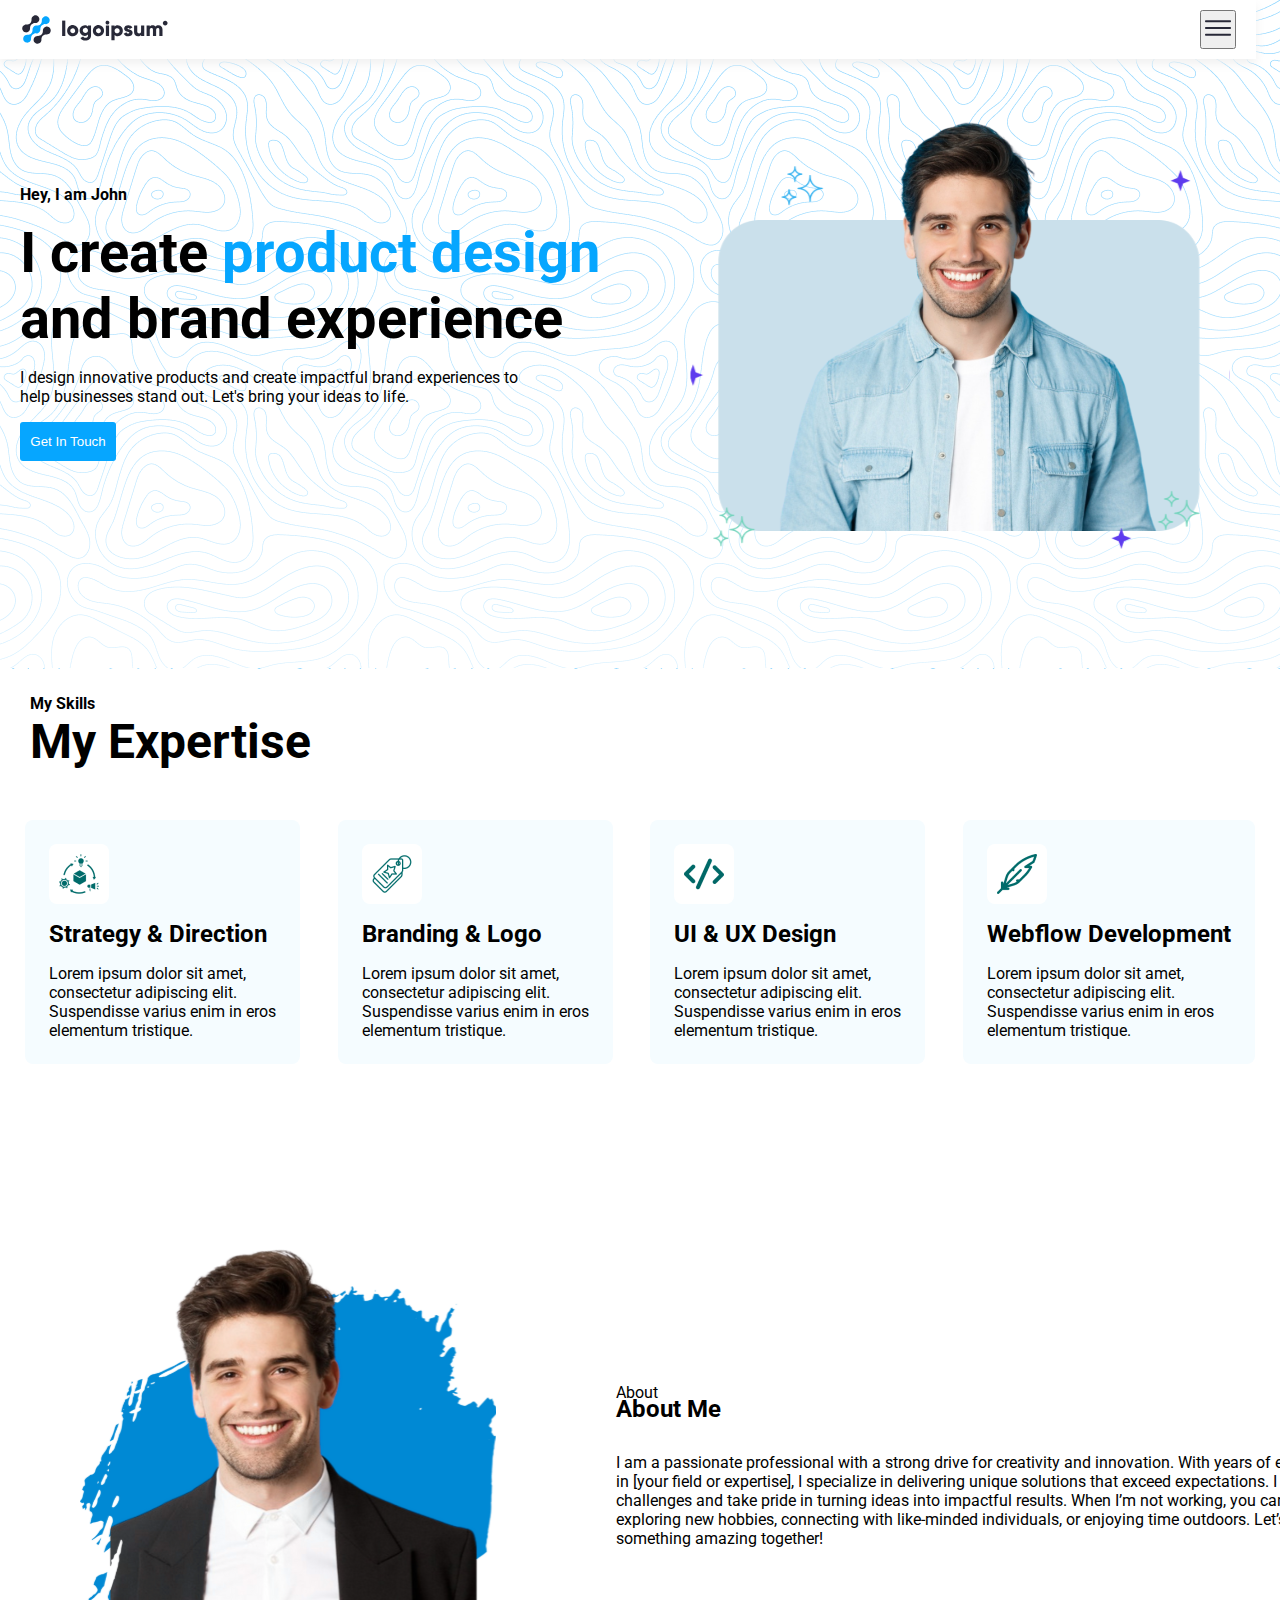
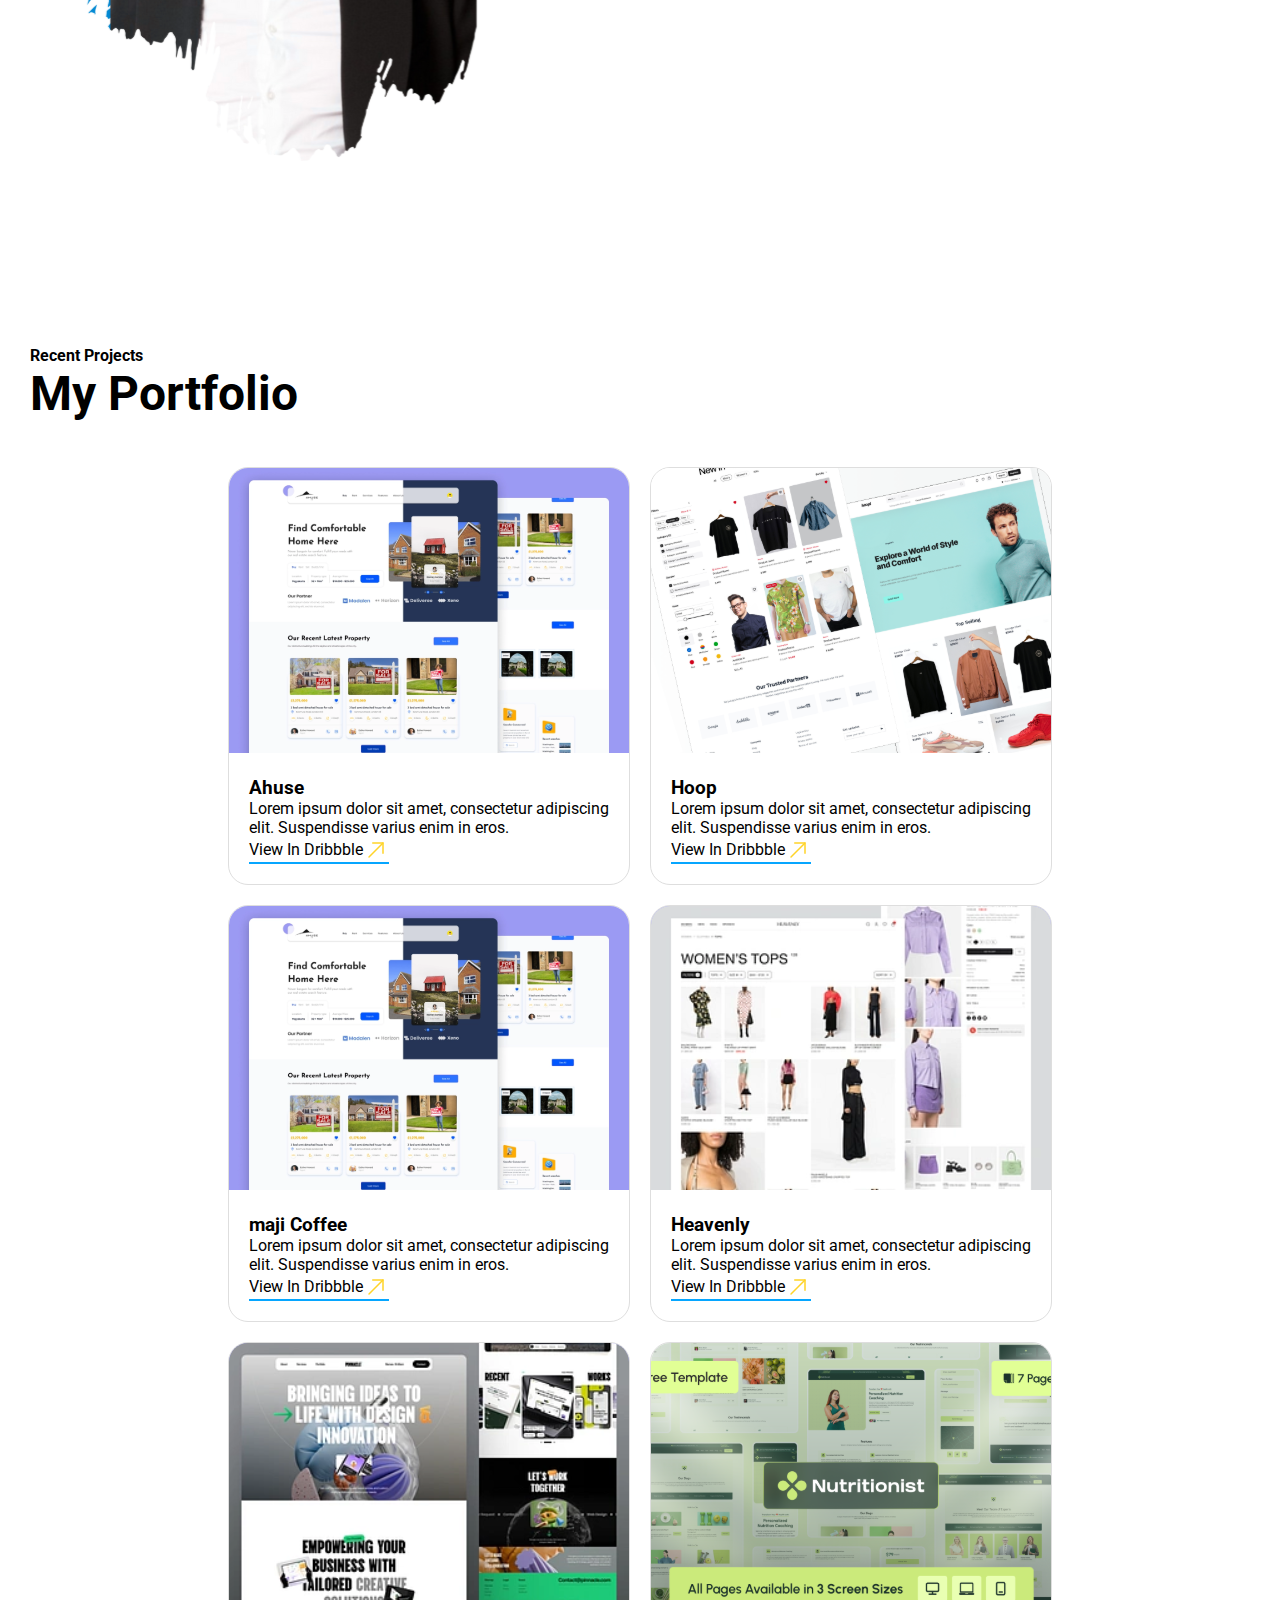
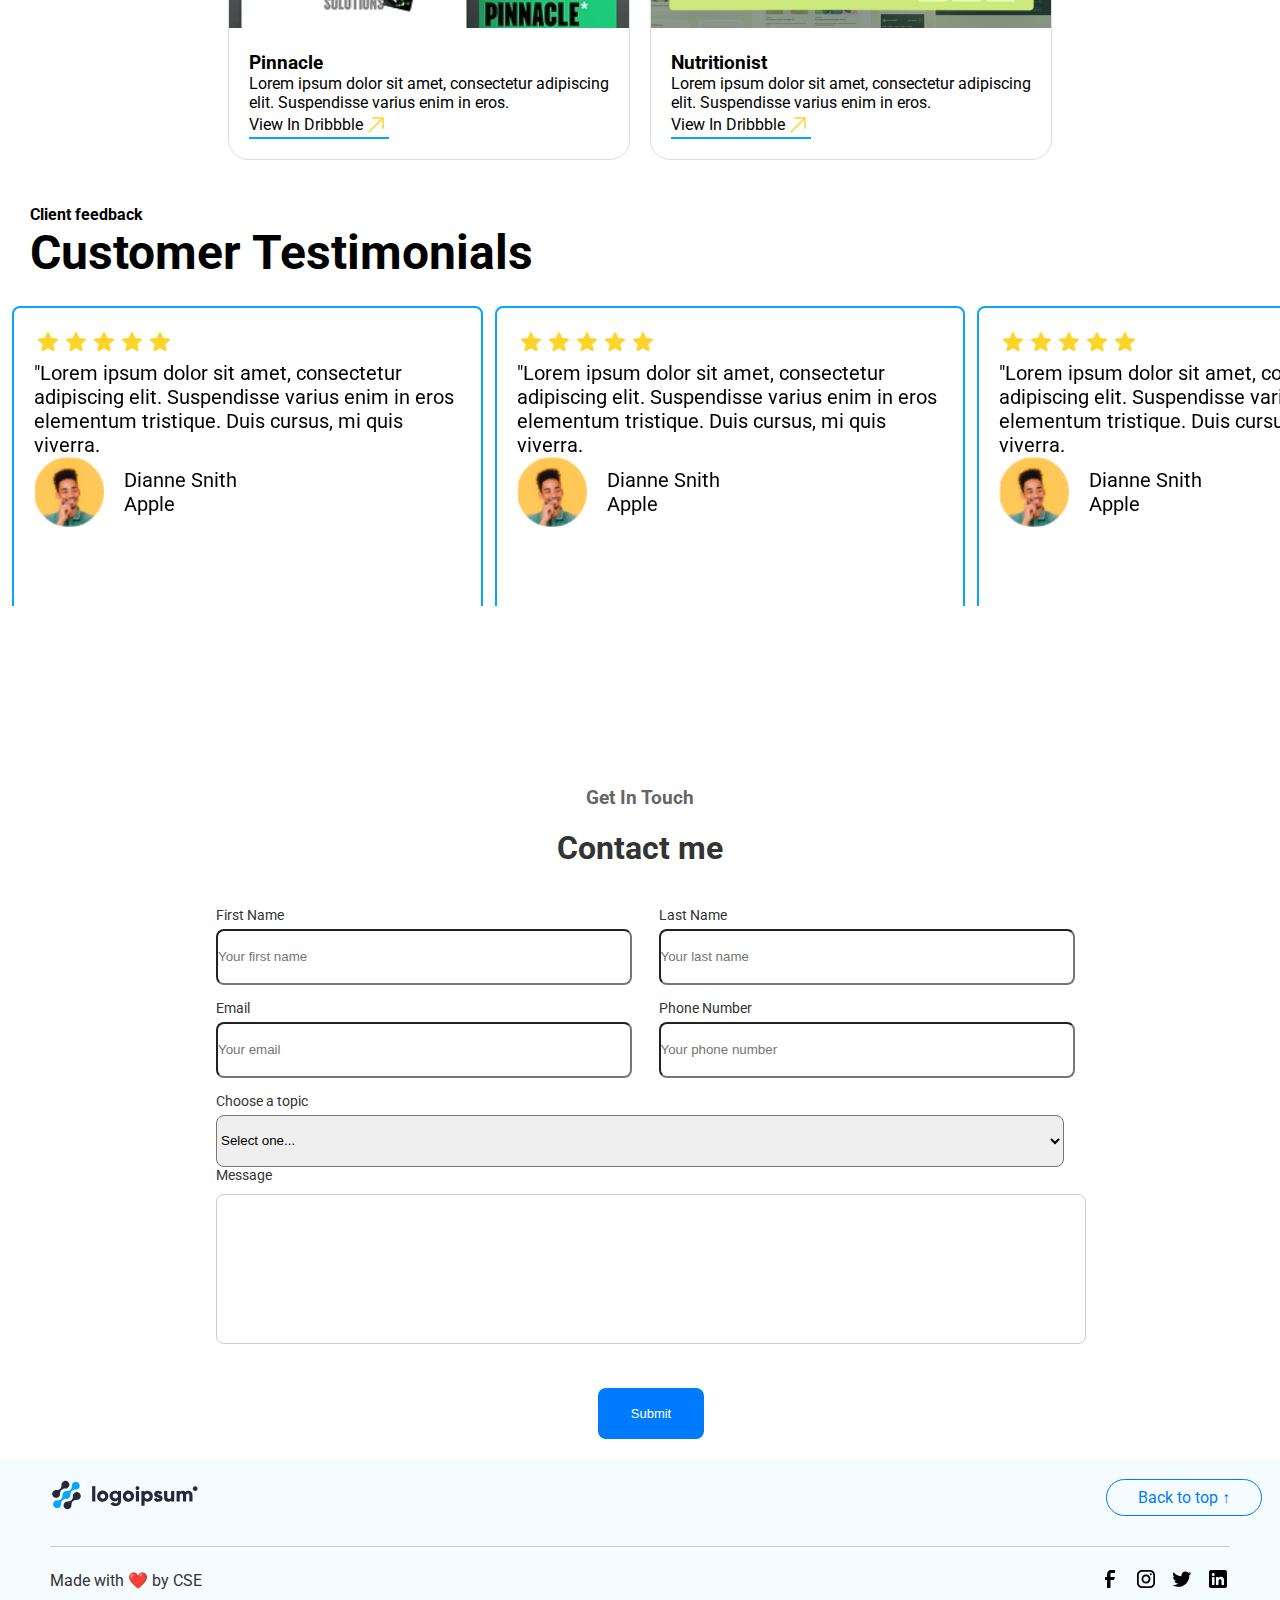
<file: index.html>
<!DOCTYPE html>
<html lang="en">
<head>
    <link rel="stylesheet" href="stylesheet1.css">
    <link rel="stylesheet" href="stylesheet2.css
    ">
    <link rel="preconnect" href="https://fonts.googleapis.com">
    <link rel="preconnect" href="https://fonts.gstatic.com" crossorigin>
    <link href="https://fonts.googleapis.com/css2?family=Roboto:ital,wght@0,100;0,300;0,400;0,500;0,700;0,900;1,100;1,300;1,400;1,500;1,700;1,900&display=swap" rel="stylesheet">
    <meta charset="UTF-8">
    <link rel="stylesheet" href="https://unpkg.com/swiper/swiper-bundle.min.css">
    <meta name="viewport" content="width=device-width, initial-scale=1.0">
    <title>DevSprint</title>
</head>
<body>
  <body>


    <nav id="navb" style="position: fixed; width: 95vw ; display: flex; justify-content: space-between; background-color: white; z-index: 1000000;">
      <img src="Assets/Logu.svg" alt="the logo">
      <button id="menubut"><img id="dismenu" src="Assets/meno.svg" alt="menu"></button>
  </nav>
<div id="menu" style="position: fixed;">
  <p class="heading">heading</p>

 <ul class="menuELE">
    <li class="buttonhover"><a href="#principal">Home</a></li>
    <li class="buttonhover"><a href="#secondsection">My Skills</a></li>
    <li class="buttonhover"><a href="#about">About Me</a></li>
    <li class="buttonhover"><a href="#MyPortfolio">My Projects</a></li>
    <li class="buttonhover"><a href="#testimonials">Testimonials</a></li>
    <li class="buttonhover"><a href="#contact">Contact</a></li>
  </ul> 

</div>
  


    
    <section id="principal"> 
     <div class="texthero">
        <h3 id="title1" > Hey, I am John</h3>
        <h1 id="title2">I create<span > product design</span> <br> and brand experience</h1>
        <p style="font-family: Roboto; font-size: 16px;"> I design innovative products and create impactful brand experiences to <br>
            help businesses stand out. Let's bring your ideas to life.
        </p>
        <button id="but1">Get In Touch </button>
     </div>
     <img class="image" src="Assets/heroo.svg" alt=" image of a man">

    </section>
    <section id ="secondsection">
        <div>
                 <section id="myskills">
                    <h3 style="font-family: Roboto;font-size: 16px;"> My Skills</h3>
                    <h1 style="font-family: Roboto;font-size: 48px;">My Expertise</h1>
                 </section>
                <section id="coloms">
                <div class="colomcouler">  
                    <img class="logoimage" src="Assets/productchain1.png" alt="image">
                    <h3 class="title"> Strategy & Direction   </h3>
                    <p class="paragraph">
                        Lorem ipsum dolor sit amet,<br>consectetur adipiscing elit. <br>
                        Suspendisse varius enim in eros <br>elementum tristique.
                    </p>

                </div>
                <div class="colomcouler"> 
                    <img class="logoimage" src="Assets/tag.png" alt="image">
                    <h3 class="title"> Branding & Logo  </h3>
                    <p class="paragraph">
                        Lorem ipsum dolor sit amet,<br>consectetur adipiscing elit.  <br>
                        Suspendisse varius enim in eros <br>elementum tristique.
                    </p>

               </div>
                <div class="colomcouler"> 
                    <img class="logoimage" src="Assets/featherpen1.png" alt="image">
                    <h3 class="title"> UI & UX Design  </h3>
                    <p class="paragraph">
                        Lorem ipsum dolor sit amet, <br>consectetur adipiscing elit.  <br>
                        Suspendisse varius enim in eros <br>elementum tristique.
                    </p>
                </div>
                <div class="colomcouler">  
                    <img class="logoimage" src="Assets/featherpen2.png" alt="image">
                    <h3 class="title"> Webflow Development  </h3>
                    <p class="paragraph">
                        Lorem ipsum dolor sit amet, <br>consectetur adipiscing elit.  <br>
                        Suspendisse varius enim in eros <br>elementum tristique.
                    </p>  
                </div>


                </section>
        </div>


    </section>


    </section>
    


 <section id="about">
        <img class="Gimage" src="Assets/about image.svg" alt="image">
        <div class="aboutme">
          
             <p class="par2">About</p>
           <h2 class="Titles">About Me</h2>
         
          
           <p class="par1" >I am a passionate professional with a strong drive for creativity and innovation. With years of experience in [your field or expertise], I specialize in delivering unique solutions that exceed expectations. I thrive on challenges and take pride in turning ideas into impactful results. When I’m not working, you can find me exploring new hobbies, connecting with like-minded individuals, or enjoying time outdoors. Let’s create something amazing together!
           </p> 
        </div>
 </section>
 <section id="MyPortfolio">
  <section id="myskills">
    <h3 style="font-family: Roboto;font-size: 16px;"> Recent Projects</h3>
    <h1 style="font-family: Roboto;font-size: 48px;">My Portfolio</h1>
 </section>
 </section>
     <div class="cards-container">
      <div class="card"> 
        <img src="Assets/Image.svg" alt="Ahuse" class="card-image">
        <div class="card-content">
          <h3 class="card-title">Ahuse</h3> <p class="card-description"> 
          Lorem ipsum dolor sit amet, consectetur adipiscing elit. Suspendisse varius enim in eros. 
          </p>
          <div id="viewin" href="#" class="card-link">
            <p> View In Dribbble </p>
            <img  src="Assets/arrow-up-right.svg" class="arrow" alt="image">
        </div>
      </div>
    </div>
      <div class="card"> 
        <img src="Assets/Image-1.svg" alt="Hoop" class="card-image">
        <div class="card-content">
          <h3 class="card-title">Hoop</h3> <p class="card-description"> 
          Lorem ipsum dolor sit amet, consectetur adipiscing elit. Suspendisse varius enim in eros. 
          </p>
          <div id="viewin" href="#" class="card-link">
            <p> View In Dribbble </p>
            <img  src="Assets/arrow-up-right.svg" class="arrow" alt="image">
        </div>
      </div>
    </div>
      <div class="card"> 
        <img src="Assets/Image.svg" alt="Imaji Coffee" class="card-image">
        <div class="card-content">
          <h3 class="card-title">maji Coffee</h3> <p class="card-description"> 
          Lorem ipsum dolor sit amet, consectetur adipiscing elit. Suspendisse varius enim in eros. 
          </p>
          <div id="viewin" href="#" class="card-link">
            <p> View In Dribbble </p>
            <img  src="Assets/arrow-up-right.svg" class="arrow" alt="image">
        </div>
      </div>
    </div>
      <div class="card"> 
        <img src="Assets/Image-4.svg" alt="Heavenly" class="card-image">
        <div class="card-content">
          <h3 class="card-title">Heavenly</h3> <p class="card-description"> 
          Lorem ipsum dolor sit amet, consectetur adipiscing elit. Suspendisse varius enim in eros. 
          </p>
          <div id="viewin" href="#" class="card-link">
            <p> View In Dribbble </p>
            <img  src="Assets/arrow-up-right.svg" class="arrow" alt="image">
        </div>
      </div>
    </div>
      <div class="card"> 
        <img src="Assets/Image-3.svg" alt="Pinnacle" class="card-image">
        <div class="card-content">
          <h3 class="card-title">Pinnacle</h3> <p class="card-description"> 
          Lorem ipsum dolor sit amet, consectetur adipiscing elit. Suspendisse varius enim in eros. 
          </p>
          <div id="viewin" href="#" class="card-link">
            <p> View In Dribbble </p>
            <img  src="Assets/arrow-up-right.svg" class="arrow" alt="image">
        </div>
      </div>
    </div>
      <div class="card"> 
        <img src="Assets/Image-2.svg" alt="Nutritionist" class="card-image">
        <div class="card-content">
          <h3 class="card-title">Nutritionist</h3> <p class="card-description"> 
          Lorem ipsum dolor sit amet, consectetur adipiscing elit. Suspendisse varius enim in eros. 
          </p>
          <div id="viewin" href="#" class="card-link">
            <p> View In Dribbble </p>
            <img  src="Assets/arrow-up-right.svg" class="arrow" alt="image">
        </div>
      </div>
    </div>
    </div>


    <section id="myskills">
      <h3 style="font-family: Roboto;font-size: 16px;"> Client feedback</h3>
      <h1 style="font-family: Roboto;font-size: 48px;">Customer Testimonials</h1>
   </section>


    <div class="swiper" id="testimonials">
      <div class="swiper-wrapper">
        <div class="swiper-slide">
          <div> <img src="Assets/Stars.svg" alt="image"></div>
          <div>"Lorem ipsum dolor sit amet, consectetur adipiscing elit. Suspendisse varius enim in eros elementum tristique. Duis cursus, mi quis viverra.</div>
          <div class="avatar-info">
            <img src="Assets/Avatar Image.png" alt="">
            <div>
              <p> Dianne Snith</p>
              <p>Apple</p>
            </div>
          </div>
        </div>
        <div class="swiper-slide">
          <div> <img src="Assets/Stars.svg" alt="image"></div>
          <div>"Lorem ipsum dolor sit amet, consectetur adipiscing elit. Suspendisse varius enim in eros elementum tristique. Duis cursus, mi quis viverra.</div>
          <div class="avatar-info">
            <img src="Assets/Avatar Image.png" alt="">
            <div>
              <p> Dianne Snith</p>
              <p>Apple</p>
            </div>
          </div>
        </div>
        <div class="swiper-slide">
          <div> <img src="Assets/Stars.svg" alt="image"></div>
          <div>"Lorem ipsum dolor sit amet, consectetur adipiscing elit. Suspendisse varius enim in eros elementum tristique. Duis cursus, mi quis viverra.</div>
          <div class="avatar-info">
            <img src="Assets/Avatar Image.png" alt="">
            <div>
              <p> Dianne Snith</p>
              <p>Apple</p>
            </div>
          </div>
        </div>
        <div class="swiper-slide">
          <div> <img src="Assets/Stars.svg" alt="image"></div>
          <div>"Lorem ipsum dolor sit amet, consectetur adipiscing elit. Suspendisse varius enim in eros elementum tristique. Duis cursus, mi quis viverra.</div>
          <div class="avatar-info">
            <img src="Assets/Avatar Image.png" alt="">
            <div>
              <p> Dianne Snith</p>
              <p>Apple</p>
            </div>
          </div>
        </div>
        <div class="swiper-slide">
          <div> <img src="Assets/Stars.svg" alt="image"></div>
          <div>"Lorem ipsum dolor sit amet, consectetur adipiscing elit. Suspendisse varius enim in eros elementum tristique. Duis cursus, mi quis viverra.</div>
          <div class="avatar-info">
            <img src="Assets/Avatar Image.png" alt="">
            <div>
              <p> Dianne Snith</p>
              <p>Apple</p>
            </div>
          </div>
        </div>
      </div>
    </div>

    
</body>
<script src="https://unpkg.com/swiper/swiper-bundle.min.js"></script>
<script>
  const swiper = new Swiper('.swiper', {
    loop: true, // Enables continuous loop mode
    autoplay: {
      delay: 3000, // Delay between slides (in ms)
      disableOnInteraction: false, // Autoplay continues even after user interaction
    },
    slidesPerView: 3,
    pagination: {
      el: '.swiper-pagination',
      clickable: true,
    },
  });
</script>




<div class="contact-form" id="contact"> 
  <h2>Get In Touch</h2> 
  <h1>Contact me</h1> 
  <div class="form">
      <form action="#" method="post"> <div class="form-row"> 
    <div class="form-group"> <label for="first-name">First Name</label>
       <input type="text" id="name1" name="first-name" placeholder="Your first name" required> 
      </div> <div class="form-group"> <label for="last-name">Last Name</label> 
        <input type="text" id="name1" name="last-name" placeholder="Your last name" required> 
      </div> </div> <div class="form-row"> <div class="form-group"> <label for="email">Email</label> 
        <input type="email" id="name1" name="email" placeholder="Your email" required> 
      </div> 
      <div class="form-group"> <label for="phone-number" type="phone-number">Phone Number</label> 
        <input type="tel" id="name1" name="phone-number" placeholder="Your phone number" required> 
      </div> </div> <div class="form-group"> <label for="topic">Choose a topic</label> 
        <select id="topic" name="topic" required> 
          <option value="" disabled selected>Select one...</option> 
          <option value="general">General Inquiry</option> <option value="support">Support</option> 
          <option value="feedback">Feedback</option> </select> </div> <div class="form-group"> 
            <label for="message">Message</label> <textarea id="message" name="message" rows="5" placeholder="Type your message..." required>
            </textarea> </div> <button type="submit" class="submit-btn">Submit</button> </form> </div>
  </div>



<footer class="footer">
  <div class="footer-content">
    <!-- Logo Section -->
    <div class="footer-logo">
      <img src="Assets/Logo.svg" alt="Logoipsum Logo" />
    </div>

    <!-- Back to Top Button -->
    <div class="back-to-top">
      <a href="#top" class="btn-back">
        Back to top <span>&uarr;</span>
      </a>
    </div>
  </div>

  <hr class="footer-divider" />

  <!-- Bottom Footer Content -->
  <div class="footer-bottom">
    <p>Made with <span class="heart">❤️</span> by CSE</p>
    <div class="social-icons">
    <img src="Assets/Social Links.svg" alt="image">
    </div>
  </div>
</footer>
<script src="index.js"></script>
</body>
</html>
</file>
<file: stylesheet1.css>
*{padding: 0;margin: 0;}
#principal
{
    display: flex; 
    flex-direction: row;
    align-items: center;
    background-image : url(Assets/Hero.png);
    width: 100% auto;
    height: 669px;
    gap:56px;
}
@media (max-width: 720px) {
    #principal
{
    align-items: center;
    flex-direction: column-reverse;
    text-align: center;

    
}
#but1
{
    margin: auto;
}
.image
{
    
    margin-top: 600px;
    margin-bottom: -100px;
    scale: 0.8;

}
#title2{
    font-size: 18px   ; 
    width: 480px;
    text-align: center;
    align-self: center;

}
}
.image
{
    width:560px;
    height:429px;

}
.texthero
{
    padding: 20px;
    width: 584px;
    height: 299.5px;
    gap: 16px;
    display :flex ;
    flex-direction: column;
  
}

#title1
{
    font-family: Roboto;
    font-size: 16px;
}
#title2
{font-family: Roboto   ;
    font-size: 56px   ; 
}
#title2 span
{
    color: #06A6FF;
}


#but1
{
    width: 96px;
    height: 39px;
    background-color: #06A6FF;
    border-radius: 3px;
    border: none;
    color: white;

   
}
.logoimage{
    width: 40px;
    height: 40px;
    padding: 10px;
background-color: white;
border-radius: 8px;
}
.title{

    font-family: Roboto;
    font-size: 24px;
    font-weight: 700;
}
.paragraph{

    font-family: Roboto;
    font-size: 16px;
    font-weight: 400;
}
#coloms{
    display: flex;
    align-items: center; 
justify-content: space-between;
gap: 16px;
padding: 25px;
}


@media (max-width: 720px) {

    /* Mobile styles for the contact form */
#contact {
    padding: 20px;


}

.contact-form h2, .contact-form h1 {
    text-align: center;
    margin-bottom: 10px;
    font-size: 1.5rem;
    color: #333;
}

.form {
    max-width: 400px;
    margin: 0 auto;
    background: #fff;
    padding: 20px;
    border-radius: 8px;
    box-shadow: 0 4px 6px rgba(0, 0, 0, 0.1);
}

.form-row {
    display: flex;
    flex-direction: column;
    gap: 15px;
    margin-bottom: 15px;
    align-items: center;
    justify-content: center;
    width: 480px;
    height: auto;
}

.form-group {
    display: flex;
    flex-direction: column;
    
}

.form-group label {
    margin-bottom: 5px;
    font-size: 0.9rem;
    color: #555;
}

.form-group input, .form-group select, .form-group textarea {
    padding: 10px;
    border: 1px solid #ccc;
    border-radius: 5px;
    font-size: 0.9rem;
    outline: none;
}

.form-group input:focus, .form-group select:focus, .form-group textarea:focus {
    border-color: #007bff;
    box-shadow: 0 0 4px rgba(0, 123, 255, 0.3);
}

textarea {
    resize: none;
}

.submit-btn {
    width: 100%;
    padding: 12px;
    background-color: #007bff;
    color: white;
    border: none;
    border-radius: 5px;
    font-size: 1rem;
    cursor: pointer;
    transition: background-color 0.3s ease;

    margin-right: auto;
}

.submit-btn:hover {
    background-color: #0056b3;
}

/* Media query for larger screens */
@media (min-width: 768px) {
    .form-row {
        flex-direction: row;
        gap: 20px;
    }

    .form-group {
        flex: 1;
    }
}



    #MyPortfolio{
       margin-top: 160px;
    }
    #coloms{
        display: flex;
        flex-wrap: wrap;
       justify-content: center;
    gap: 16px;
    padding: 25px;
    }
    
    #secondsection {
    
    margin-top: 80px;
}
#about  {
  flex-direction: column;

}
.aboutme
{   
    height: auto;
    width: 480px;
   

   
}
.aboutme p
{   
    height: auto;
    width: 460px;
   margin: auto;

   
}
}

.colomcouler{
    background-color: #F5FCFF;
    border-radius: 8px;
    padding: 24px;
    display: flex;
    flex-direction: column;
    gap: 16px;
}
#myskills{
    padding: 25px;
    padding-left: 30px;
}
.colomcouler:hover{
    background-color: #D2EFFF;
    border-color: #06A6FF;
    border-style: solid;

}



body {
    font-family: "Roboto", sans-serif;
}

#about  {
    height: 672px;
    display: flex;
    align-items: center;
    padding: 80px;
    gap: 120px;
}

.Gimage
{
height:512px ;
width: 417.55px;

}

.aboutme
{   
    height: 249px;
    margin-top: auto;
    margin-bottom:auto ;

    display: flex;
    flex-direction: column;
    align-items: left;
}

.roboto-thin {
    font-family: "Roboto", sans-serif;
    font-weight: 100;
    font-style: normal;
  }

.Titles 
{
    width: 268px;
    height: 58px;
    text-size-adjust: 48px;
    font-family: "Roboto", sans-serif;
    font-weight: 700;
    font-style: normal;

}

.par1
{
    width: 744px;
    height: 135px;
    text-size-adjust: 18px;
    font-family: "Roboto", sans-serif;
    font-weight: 400;
    font-style: normal;  
}
.head1
{
    
    padding-left: 80px;
    padding-right: 80px;

}

.par2
{
    height: 24px;
    text-size-adjust: 16px;
    font-family: "Roboto", sans-serif;
    font-weight: 400;
    line-height: 24px;
    font-style: normal;  
    margin-bottom: -10px;
}

#MyPortfolio{
    display: flex;
    flex-direction: column;
    padding: auto;
}

.Dribbble
{
    display: flex;
    justify-content: space-between;
    align-items:center;
}

#button1
{
    display: flex;
    align-items: center;
    justify-content:center;
    gap: 10px;
    color: white;
    background-color: #e62872;
    border-radius: 8px;
    height: 56px;
    width: 189px; 
    text-decoration: none;

}

#button1:hover
{
    cursor: pointer;
    background-color: #fdd5e4;
    color: #e62872;
}


.card-link
{
    display: flex;
    justify-content: start;
    align-items: center;
    text-decoration: none;
    text-wrap: nowrap;
    width: 140px;
    border-bottom: 2px solid #06A6FF;
}

.card {
    width: 400px;
    border: 1px solid #dedede;
    border-radius: 20px;
    overflow: hidden;
    padding: 0px;
}


.card-content {
    margin: 20px;
}
.card img {
    width: 400px;
}

.arrow {
    height: 25px;
    width: fit-content;
}

.cards-container{
    display: flex;
    flex-wrap: wrap;
    gap: 20px;
    padding: 20px;
    justify-content: center;

}


.swiper {
  width: 100%;
  height: 300px;
}

.swiper-slide {
  display: flex;
  justify-content: center;
  align-items: center;
  border: 2px solid #06A6FF;
border-radius: 8px;
z-index: 10000;
  font-size: 20px;
  padding: 20px;
  margin-left: 12px;
  height: 160px;
}
.swiper-slide:hover {
   cursor: pointer;
  }
.avatar-info{
display: flex;
align-items: center;
gap: 20px;
}

.avatar-info img {
    width: 70px;
    height: 70px;

}


/* Form Styling */
.form{
    display: flex;
    align-items: center;
    width: 848px;
    margin:  auto;
}
.contact-form {
     background: #ffffff; 
     padding: 20px 30px; 
     text-align: center;
     margin-top: 160px;
    } 
    
    .contact-form h1 { 
        font-size: 2rem; 
        color: #333333; 
        margin-bottom:  40px;
    } 
.contact-form h2 { 
    font-size: 1.2rem; 
    color: #666666; 
    margin-bottom: 20px; 
} 
.form-row { 
    display: flex; 
    gap: 15px; 
    margin-bottom: 15px; 
} 

.form-group { 
    flex: 1; 
    text-align: 
    left; 
} 
.form-group label { 
    font-size: 0.9rem; 
    color: #333333; 
    margin-bottom: 5px; 
    display: block; 
} 

 
.form-group textarea { width: 100%; 
    padding: 10px; 
    font-size: 1rem; 
    border: 1px solid #ccc; 
    border-radius: 5px; 
    outline: none; 
    margin-top: 5px; 
} 
     .form-group textarea:focus { 
        border-color: #007bff; 
    } 

    textarea { resize: none; } 

    .submit-btn { 
        width: 106px; 
        height: 51px;
        padding: 10px 20px; 
        font-size: 13px; 
        background-color: #007bff; 
        color: #ffffff; 
        border: none; 
        border-radius: 8px; 
        cursor: pointer; 
        margin-top: 40px; 
    } 
    .submit-btn:hover { background-color: #0056b3; }

    .madewith{
        width: 140px;
        height: 21px;
    }
#name1{
    width: 412px;
    height: 52px;
    border-radius: 8px;
}
#topic{
    width: 848px;
    height: 52px;
    border-radius: 8px;
}

#message{
    width: 848px;
    height: 128px;
    border-radius: 8px;
}


/* Footer Styling */
.footer {
    background-color: #F5FCFF;
    padding: 20px 50px;
    text-align: center;
  }
  
  .footer-content {
    display: flex;
    justify-content: space-between;
    align-items: center;
    padding-bottom: 10px;
  }
  
  .footer-logo img {
    width: 150px; 
  }
  
  .back-to-top {
    margin: 0;
  }
  
  .btn-back {
    background: none;
    color: #007bff;
    border: 1px solid #007bff;
    padding: 8px 15px;
    border-radius: 20px;
    text-decoration: none;
    font-size: 1rem;
    display: inline-block;
    cursor: pointer;
    transition: background-color 0.3s ease, color 0.3s ease;
  }
  
  .btn-back:hover {
    background-color: #007bff;
    color: #ffffff;
  }
  
  .footer-divider {
    border: none;
    border-top: 1px solid #ccc;
    margin: 20px 0;
  }
  
  .footer-bottom {
    display: flex;
    justify-content: space-between;
    align-items: center;
    font-size: 1rem;
  }
  
  .footer-bottom p {
    margin: 0;
    color: #333;
  }
  
  .heart {
    color: red;
  }
  
  .social-icons a {
    color: #000;
    font-size: 1.5rem;
    margin: 0 10px;
    transition: color 0.3s ease;
  }
  
  .social-icons a:hover {
    color: #007bff;
  }
  
  /* Responsive Design */
  @media (max-width: 768px) {
    .footer-content,
    .footer-bottom {
      flex-direction: column;
      gap: 15px;
    }
  
    .footer {
      padding: 20px 20px;
    }
  }
  
  
#socialicons{
    width: 132;
    height: 24px;
    display: flex;
    align-items: right: 0;;
}
</file>
<file: stylesheet2.css>
body{
    margin: 0;
    padding: 0;
}
#navb
{
    background-color: white;
    top: 0;
    width: auto;
    padding: 10px 20px;
    box-shadow: 0 5px 10px #f1f1f1;
    margin:0;
    display: flex;
    justify-content:space-between ;
}

a {
    text-decoration: none;
    color: black;
    height: 100%;
    width: 100%;
}

#dismenu:hover{
    cursor: pointer;
    color: rgb(240, 240, 240);

}


#menu{

    
    width: 400px;
    height: 340px; ;
    justify-content:flex-end;
    flex-direction: column;
    position: absolute;
    top: 70px;
    right: 20px;
    color: black;
    background-color: #fff;
    border: 1px solid #ccc;
    border-radius: 12px;
    padding: 20px;
    z-index: 1000;
    display: none;

}
.heading{
    padding: 0;
    color: rgb(150, 150, 150);
}

.menubut{
    border: 0;
 
    background-color: #ffffff;
}

ul.menuELE{
    color: black;
    /* text-decoration: none; */
    display: flex;
    flex-direction: column;
    justify-content: center;
    list-style: none;
    gap: 8px;
    margin: 0;
    /* border :#000000 10px solid; */

}








.test2{
    color: rgb(0, 0, 0);
    text-decoration: none;
   
}



/* General styling for the menu container */
.menuELE {
    list-style-type: none; /* Remove default bullets */
    margin: 0; /* Remove default margin */
    padding: 0; /* Remove default padding */
    background-color: #ffffff; /* Background color for the menu bar */
    font-family: Arial, sans-serif; /* Font styling */
  }
  
  /* Styling for the individual list items */
  .menuELE .buttonhover {
    margin: 0px; /* Add spacing between items */
    display: flex;
    flex-direction: column;
  }
  
  /* Anchor tag styling */
  .menuELE .buttonhover a {
    text-decoration: none; /* Remove underline */
    height: 40px; /* Set height for the link */
   
    color: black; /* Text color */
    display: flex; /* Enable flexbox */
   padding-left: 10px;
    align-items: center; /* Center content vertically */
    border-radius: 5px; /* Rounded corners */
    transition: all 0.3s ease; /* Smooth transition for hover effects */
  }
  
  
  /* Hover effect for anchor tags */
  .menuELE .buttonhover a:hover {
    background-color: #007bff; /* Change background color on hover */
    color: white; /* Keep text color white */
  }
  
  /* Optional: Add active state styling */
  .menuELE .buttonhover a:active {
    background-color: #0056b3; /* Darker shade for active state */
    transform: scale(1.05); /* Slight shrink on click */
  }
</file>
